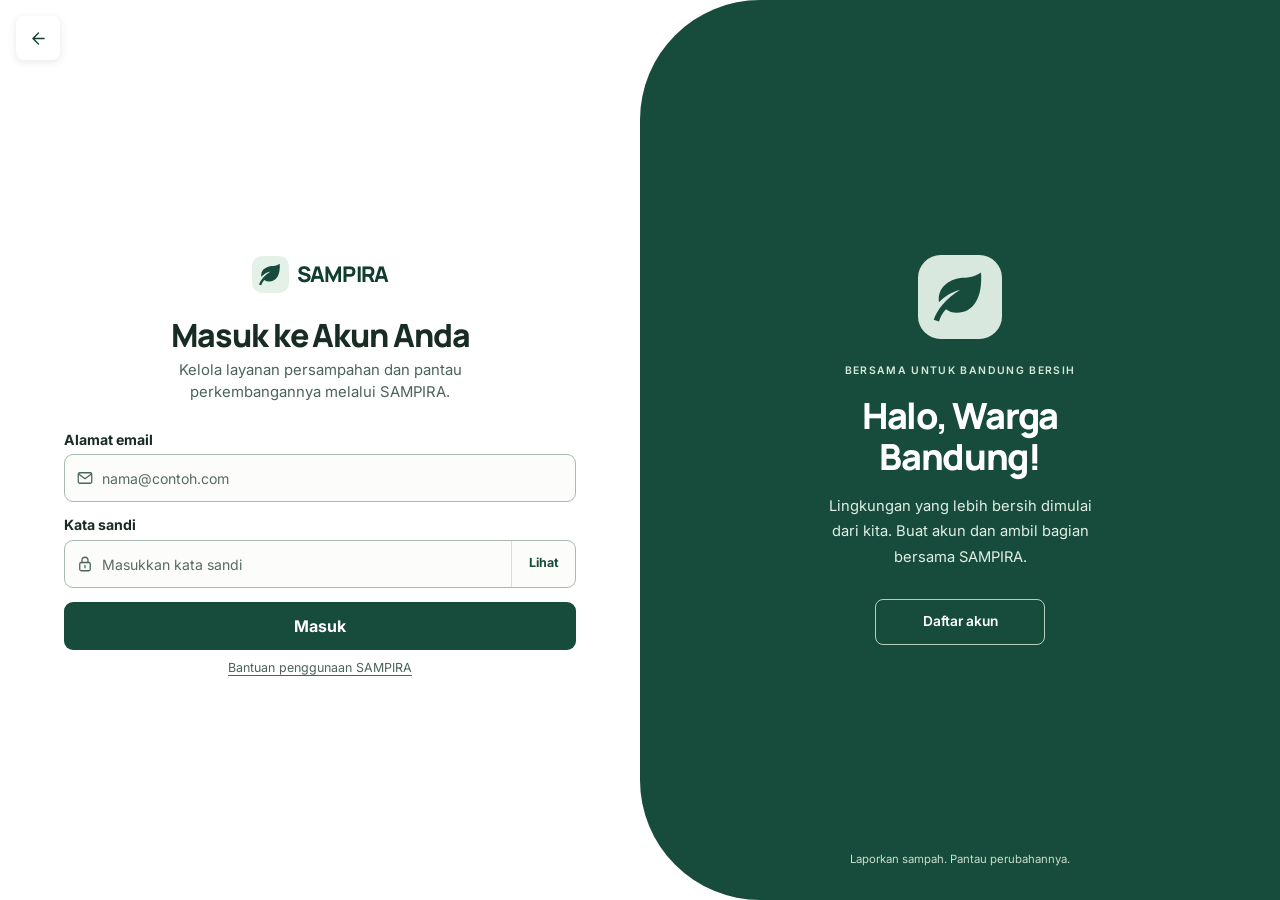
<file: app/Views/login.html>
<!doctype html>
<html lang="id">
<head>
    <meta charset="utf-8">
    <meta name="viewport" content="width=device-width, initial-scale=1">
    <meta name="theme-color" content="#f7f9f5">
    <title>Masuk | SAMPIRA</title>
    <link rel="icon" href="/assets/img/sampira-mark.svg" type="image/svg+xml">
    <link rel="preconnect" href="https://fonts.googleapis.com">
    <link rel="preconnect" href="https://fonts.gstatic.com" crossorigin>
    <link href="https://fonts.googleapis.com/css2?family=Inter:wght@400;500;600;700&family=Manrope:wght@700;800&display=swap" rel="stylesheet">
    <link rel="stylesheet" href="/assets/css/auth-flat.css?v=split-smooth-3">
    <script src="/assets/js/auth.js?v=session-welcome-1" defer></script>
</head>
<body data-auth-page="login">
    <a class="skip-link" href="#auth-form">Lewati ke formulir</a>
    <main class="auth-card" aria-labelledby="form-title">
            <a class="back-link" href="/home" aria-label="Kembali ke Beranda" title="Kembali ke Beranda"><svg viewBox="0 0 24 24" fill="none" stroke="currentColor" stroke-width="1.7" stroke-linecap="round" stroke-linejoin="round" aria-hidden="true"><path d="m12 5-7 7 7 7M5 12h14"/></svg></a>
        <aside class="auth-scene" aria-labelledby="welcome-title">
            <div class="auth-scene-content">
            <img class="auth-leaf" src="/assets/img/sampira-mark.svg" width="150" height="150" alt="">
            <div class="auth-welcome">
                <p class="auth-eyebrow">BERSAMA UNTUK BANDUNG BERSIH</p>
                <h2 id="welcome-title">Halo, Warga Bandung!</h2>
                <p>Lingkungan yang lebih bersih dimulai dari kita. Buat akun dan ambil bagian bersama SAMPIRA.</p>
                <a class="panel-link" href="/register">Daftar akun</a>
            </div>
            </div>
            <p class="auth-panel-note">Laporkan sampah. Pantau perubahannya.</p>
        </aside>
        <div class="auth-body" id="auth-form" tabindex="-1">
            <div class="auth-brand"><img src="/assets/img/sampira-mark.svg" width="37" height="37" alt=""> SAMPIRA</div>
            <div class="form-heading">
                <h1 id="form-title">Masuk ke Akun Anda</h1>
                <p>Kelola layanan persampahan dan pantau perkembangannya melalui SAMPIRA.</p>
            </div>
            <noscript><p class="auth-notice">Aktifkan JavaScript untuk masuk.</p></noscript>
            <output class="sr-only" id="auth-progress"></output>
            <form id="login-form" method="post">
                <div class="form-field">
                    <label for="login-email">Alamat email</label>
                    <div class="field-control">
                        <svg viewBox="0 0 24 24" fill="none" stroke="currentColor" stroke-width="1.7" stroke-linecap="round" stroke-linejoin="round" aria-hidden="true"><rect x="3" y="5" width="18" height="14" rx="2"/><path d="m4 7 8 6 8-6"/></svg>
                        <input type="email" id="login-email" name="email" autocomplete="username" placeholder="nama@contoh.com" aria-describedby="login-email-error" required>
                    </div>
                    <p class="field-error" id="login-email-error" aria-live="polite"></p>
                </div>
                <div class="form-field">
                    <label for="login-password">Kata sandi</label>
                    <div class="field-control">
                        <svg viewBox="0 0 24 24" fill="none" stroke="currentColor" stroke-width="1.7" stroke-linecap="round" stroke-linejoin="round" aria-hidden="true"><rect x="5" y="10" width="14" height="11" rx="2"/><path d="M8 10V7a4 4 0 1 1 8 0v3m-4 4v3"/></svg>
                        <input type="password" id="login-password" name="password" autocomplete="current-password" placeholder="Masukkan kata sandi" aria-describedby="login-password-error" required>
                        <button class="password-toggle" type="button" aria-controls="login-password" aria-label="Lihat kata sandi" aria-pressed="false">Lihat</button>
                    </div>
                    <p class="field-error" id="login-password-error" aria-live="polite"></p>
                </div>
                <p class="auth-notice auth-error" role="alert" tabindex="-1" hidden></p>
                <button class="submit-button" type="submit"><span>Masuk</span></button>
            </form>
            <a class="auth-help" href="/home#faq">Bantuan penggunaan SAMPIRA</a>
        </div>
    </main>
</body>
</html>
</file>
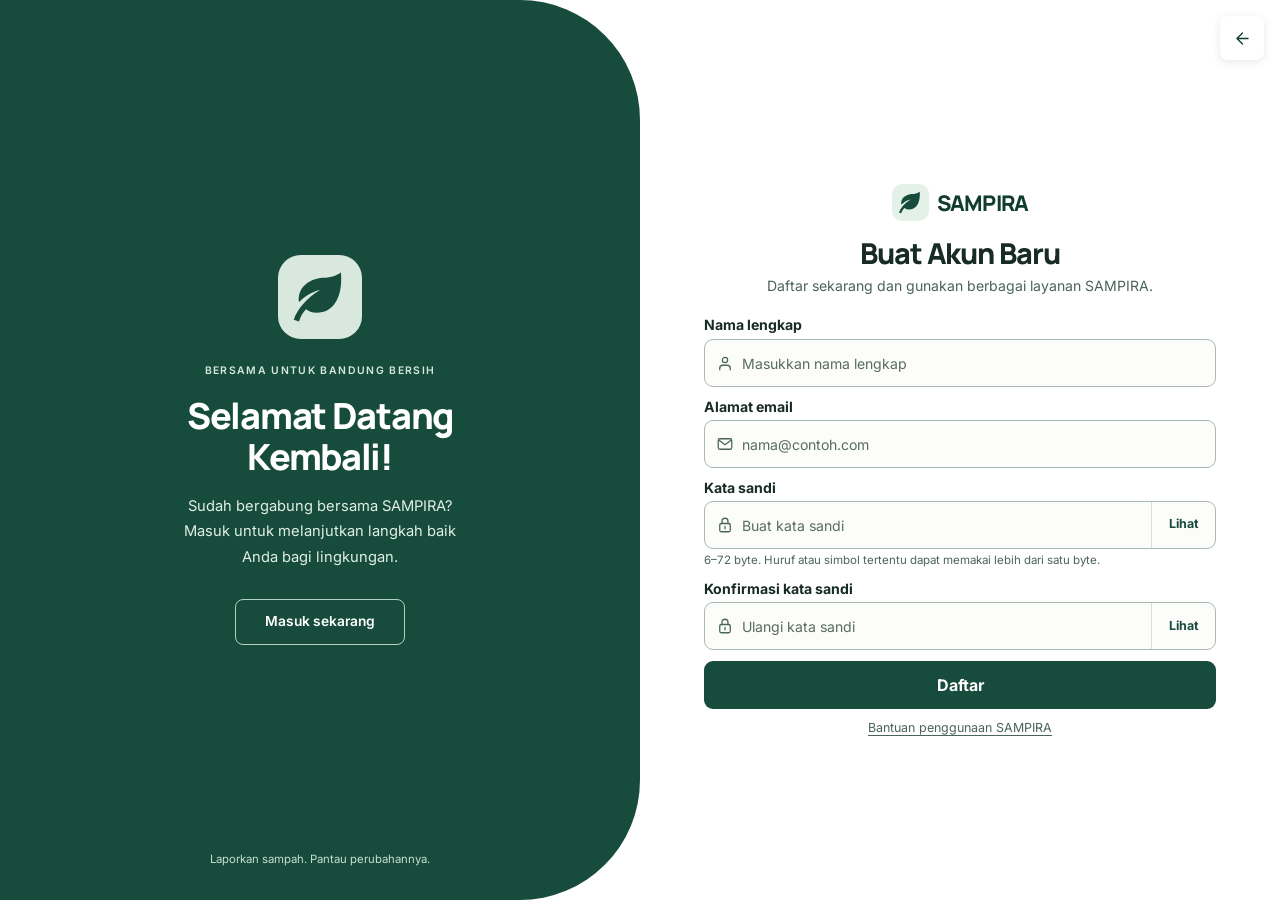
<file: app/Views/register.html>
<!doctype html>
<html lang="id">
<head>
    <meta charset="utf-8">
    <meta name="viewport" content="width=device-width, initial-scale=1">
    <meta name="theme-color" content="#f7f9f5">
    <title>Daftar | SAMPIRA</title>
    <link rel="icon" href="/assets/img/sampira-mark.svg" type="image/svg+xml">
    <link rel="preconnect" href="https://fonts.googleapis.com">
    <link rel="preconnect" href="https://fonts.gstatic.com" crossorigin>
    <link href="https://fonts.googleapis.com/css2?family=Inter:wght@400;500;600;700&family=Manrope:wght@700;800&display=swap" rel="stylesheet">
    <link rel="stylesheet" href="/assets/css/auth-flat.css?v=split-register-fit-4">
    <script src="/assets/js/auth.js?v=session-welcome-1" defer></script>
</head>
<body data-auth-page="register">
    <a class="skip-link" href="#auth-form">Lewati ke formulir</a>
    <main class="auth-card" aria-labelledby="form-title">
            <a class="back-link" href="/home" aria-label="Kembali ke Beranda" title="Kembali ke Beranda"><svg viewBox="0 0 24 24" fill="none" stroke="currentColor" stroke-width="1.7" stroke-linecap="round" stroke-linejoin="round" aria-hidden="true"><path d="m12 5-7 7 7 7M5 12h14"/></svg></a>
        <aside class="auth-scene" aria-labelledby="welcome-title">
            <div class="auth-scene-content">
            <img class="auth-leaf" src="/assets/img/sampira-mark.svg" width="150" height="150" alt="">
            <div class="auth-welcome">
                <p class="auth-eyebrow">BERSAMA UNTUK BANDUNG BERSIH</p>
                <h2 id="welcome-title">Selamat Datang Kembali!</h2>
                <p>Sudah bergabung bersama SAMPIRA? Masuk untuk melanjutkan langkah baik Anda bagi lingkungan.</p>
                <a class="panel-link" href="/login">Masuk sekarang</a>
            </div>
            </div>
            <p class="auth-panel-note">Laporkan sampah. Pantau perubahannya.</p>
        </aside>
        <div class="auth-body" id="auth-form" tabindex="-1">
            <div class="auth-brand"><img src="/assets/img/sampira-mark.svg" width="37" height="37" alt=""> SAMPIRA</div>
            <div class="form-heading">
                <h1 id="form-title">Buat Akun Baru</h1>
                <p>Daftar sekarang dan gunakan berbagai layanan SAMPIRA.</p>
            </div>
            <noscript><p class="auth-notice">Aktifkan JavaScript untuk mendaftar.</p></noscript>
            <output class="sr-only" id="auth-progress"></output>
            <form id="register-form" method="post">
                <div class="form-field">
                    <label for="register-name">Nama lengkap</label>
                    <div class="field-control">
                        <svg viewBox="0 0 24 24" fill="none" stroke="currentColor" stroke-width="1.7" stroke-linecap="round" stroke-linejoin="round" aria-hidden="true"><circle cx="12" cy="8" r="3.5"/><path d="M5 21v-2a4 4 0 0 1 4-4h6a4 4 0 0 1 4 4v2"/></svg>
                        <input type="text" id="register-name" name="name" autocomplete="name" maxlength="100" placeholder="Masukkan nama lengkap" aria-describedby="register-name-error" required>
                    </div>
                    <p class="field-error" id="register-name-error" aria-live="polite"></p>
                </div>
                <div class="form-field">
                    <label for="register-email">Alamat email</label>
                    <div class="field-control">
                        <svg viewBox="0 0 24 24" fill="none" stroke="currentColor" stroke-width="1.7" stroke-linecap="round" stroke-linejoin="round" aria-hidden="true"><rect x="3" y="5" width="18" height="14" rx="2"/><path d="m4 7 8 6 8-6"/></svg>
                        <input type="email" id="register-email" name="email" autocomplete="email" maxlength="100" placeholder="nama@contoh.com" aria-describedby="register-email-error" required>
                    </div>
                    <p class="field-error" id="register-email-error" aria-live="polite"></p>
                </div>
                <div class="form-field">
                    <label for="register-password">Kata sandi</label>
                    <div class="field-control">
                        <svg viewBox="0 0 24 24" fill="none" stroke="currentColor" stroke-width="1.7" stroke-linecap="round" stroke-linejoin="round" aria-hidden="true"><rect x="5" y="10" width="14" height="11" rx="2"/><path d="M8 10V7a4 4 0 1 1 8 0v3m-4 4v3"/></svg>
                        <input type="password" id="register-password" name="password" autocomplete="new-password" placeholder="Buat kata sandi" aria-describedby="password-hint register-password-error" required>
                        <button class="password-toggle" type="button" aria-controls="register-password" aria-label="Lihat kata sandi" aria-pressed="false">Lihat</button>
                    </div>
                    <p class="field-hint" id="password-hint">6–72 byte. Huruf atau simbol tertentu dapat memakai lebih dari satu byte.</p>
                    <p class="field-error" id="register-password-error" aria-live="polite"></p>
                </div>
                <div class="form-field">
                    <label for="register-confirm-password">Konfirmasi kata sandi</label>
                    <div class="field-control">
                        <svg viewBox="0 0 24 24" fill="none" stroke="currentColor" stroke-width="1.7" stroke-linecap="round" stroke-linejoin="round" aria-hidden="true"><rect x="5" y="10" width="14" height="11" rx="2"/><path d="M8 10V7a4 4 0 1 1 8 0v3m-4 4v3"/></svg>
                        <input type="password" id="register-confirm-password" autocomplete="new-password" placeholder="Ulangi kata sandi" aria-describedby="register-confirm-password-error" required>
                        <button class="password-toggle" type="button" aria-controls="register-confirm-password" aria-label="Lihat konfirmasi kata sandi" aria-pressed="false">Lihat</button>
                    </div>
                    <p class="field-error" id="register-confirm-password-error" aria-live="polite"></p>
                </div>
                <p class="auth-notice auth-error" role="alert" tabindex="-1" hidden></p>
                <button class="submit-button" type="submit"><span>Daftar</span></button>
            </form>
            <section id="register-success" class="auth-success" tabindex="-1" aria-labelledby="register-success-title" hidden>
                <svg viewBox="0 0 24 24" fill="none" stroke="currentColor" stroke-width="1.7" stroke-linecap="round" stroke-linejoin="round" aria-hidden="true"><circle cx="12" cy="12" r="9"/><path d="m8 12 3 3 5-6"/></svg>
                <h2 id="register-success-title">Pendaftaran berhasil</h2>
                <p>Akun Anda sudah dibuat. Silakan masuk untuk menggunakan layanan SAMPIRA.</p>
                <a class="submit-button" href="/login">Masuk sekarang</a>
            </section>
            <a class="auth-help" href="/home#faq">Bantuan penggunaan SAMPIRA</a>
        </div>
    </main>
</body>
</html>
</file>
<file: assets/css/auth-flat.css>
/* Shared only by /login and /register. */
:root {
    color-scheme: light;
    --auth-primary: #174c3c;
    --auth-dark: #103d2f;
    --auth-ink: #182c23;
    --auth-muted: #4b6459;
    --auth-paper: #f7f9f5;
    --auth-surface: #fff;
    --auth-line: #d4e1d8;
    --auth-soft: #eaf3eb;
    --auth-error: #8e2e28;
    --auth-focus: #963d10;
    --auth-body: Inter, system-ui, sans-serif;
    --auth-display: Manrope, Inter, system-ui, sans-serif;
}
*, *::before, *::after { box-sizing: border-box; }
[hidden] { display: none; }
body {
    margin: 0;
    isolation: isolate;
    min-block-size: 100svh;
    padding:0;
    color: var(--auth-ink);
    background: var(--auth-paper);
    font: 1rem/1.5 var(--auth-body);
}
p, h1, h2 { margin: 0; }
button, input { font: inherit; }
a { color: var(--auth-primary); }
:focus-visible { outline: 3px solid var(--auth-focus); outline-offset: 3px; }
.sr-only, .skip-link:not(:focus) { position: absolute; width: 1px; height: 1px; overflow: hidden; clip-path: inset(50%); white-space: nowrap; }
.skip-link:focus { position: fixed; z-index: 3; inset: 9px auto auto 9px; background: white; padding: 10px 14px; border-radius: 8px; }
.auth-card:where(:not([hidden])) {
    position:relative;
    display:grid;
    grid-template-columns:minmax(0,1fr) minmax(0,1fr);
    width:100%;
    min-height:100svh;
    margin:auto;
    overflow:hidden;
    border:0;
    border-radius:0;
    background:var(--auth-surface);
    box-shadow:none;
}
.auth-scene:where(:not([hidden])) {
    position:relative;
    grid-column:2;
    grid-row:1;
    display:flex;
    flex-direction:column;
    align-items:center;
    justify-content:center;
    gap:24px;
    padding:64px 42px;
    border-radius:120px 0 0 120px;
    color:white;
    text-align:center; isolation:isolate; background:transparent;
}
.auth-leaf { width:84px; height:84px; opacity:.95; }
.auth-welcome { position:relative; }
.auth-eyebrow { margin-bottom:16px; color:#d6e8dc; font-size:.65rem; font-weight:600; letter-spacing:.13em; }
.auth-welcome h2 { max-width:12ch; margin:0 auto 16px; font:800 clamp(1.7rem,3vw,2.25rem)/1.15 var(--auth-display); letter-spacing:-.035em; }
.auth-welcome > p:not(.auth-eyebrow) { max-width:32ch; margin:auto; color:#e1eee6; font-size:.92rem; line-height:1.75; }
.panel-link:where(:not([hidden])) { display:inline-flex; align-items:center; justify-content:center; gap:12px; min-width:170px; min-height:46px; margin-top:28px; padding:10px 24px; border:1px solid #b4d0bf; border-radius:8px; color:white; font-size:.86rem; font-weight:600; text-decoration:none; }
@media (prefers-reduced-motion: no-preference) {
.panel-link:where(:not([hidden])) { transition:background 170ms ease; }

}
.panel-link svg { width:18px; height:18px; }
.panel-link:hover { background:#ffffff15; }
.auth-scene :focus-visible { outline-color:#e5f1d9; }
.auth-panel-note { position:absolute; bottom:32px; left:24px; right:24px; color:#c7ddce; font-size:.71rem; }
[data-auth-page=register] .auth-scene { grid-column:1; border-radius:0 120px 120px 0; }
[data-auth-page=register] .auth-body { grid-column:2; view-transition-name:auth-register-form; }
.back-link:where(:not([hidden])) {
    position: absolute;
    inset: 16px auto auto 16px;
    z-index:1;
    display: grid;
    place-items: center;
    width: 44px;
    height: 44px;
    background: var(--auth-surface);
    color: var(--auth-dark);
    border-radius: 8px;
    text-decoration: none;
    box-shadow: 0 2px 8px rgb(19 61 44 / 11%);
}
.back-link svg, .submit-button svg { width: 19px; height: 19px; flex: none; }
.back-link:hover { background: var(--auth-soft); }
.auth-body { grid-column:1; grid-row:1; align-self:center; min-width:0; padding:70px clamp(24px,4vw,58px) 42px; }
.auth-brand:where(:not([hidden])) { display: flex; align-items: center; justify-content: center; gap: 8px; color: var(--auth-dark); font: 800 1.35rem/1 var(--auth-display); letter-spacing: -.035em; }
.auth-brand img:where(:not([hidden])) { display: block; }
.form-heading { margin: 24px auto 26px; text-align: center; }
.form-heading h1 { font: 800 clamp(1.6rem, 3vw, 2rem)/1.13 var(--auth-display); letter-spacing: -.035em; }
.form-heading p { max-width: 43ch; margin: 6px auto 0; color: var(--auth-muted); font-size: .93rem; }
form:where(:not([hidden])) { display: grid; gap: 12px; }
.form-field:where(:not([hidden])) { display: grid; gap: 4px; }
.form-field label { font-size: .88rem; font-weight: 700; }
.field-control:where(:not([hidden])) {
    position: relative;
    display: flex;
    align-items: stretch;
    min-width: 0;
    border: 1px solid #a8b9af;
    border-radius: 9px;
    background: #fcfdfb;
}
@media (prefers-reduced-motion: no-preference) {
.field-control:where(:not([hidden])) {
    transition: border-color .15s ease, box-shadow .15s ease;
}

}
.field-control:focus-within { border-color: var(--auth-primary); box-shadow: 0 0 0 2px var(--auth-soft); }
.field-control > svg { position: absolute; inset: 14px auto auto 11px; width: 18px; height: 18px; pointer-events: none; color: var(--auth-muted); }
.field-control input { min-width: 0; width: 100%; min-height: 46px; padding: 8px 9px 8px 37px; border: 0; border-radius: 8px; background: transparent; color: var(--auth-ink); font-size: 1rem; }
.field-control input::placeholder { color: #586c61; opacity: 1; font-size: .88rem; }
.field-control input:focus-visible { outline-offset: -2px; }
.field-control:has([aria-invalid="true"]) { border-color: var(--auth-error); }
.password-toggle { flex: 0 0 auto; min-width: 64px; min-height: 44px; padding: 4px 8px; border: 0; border-inline-start: 1px solid var(--auth-line); border-radius: 0 8px 8px 0; background: transparent; color: var(--auth-primary); cursor: pointer; font-size: .78rem; font-weight: 700; }
.password-toggle:hover, .password-toggle[aria-pressed="true"] { background: var(--auth-soft); }
.field-hint, .field-error { font-size: .77rem; color: var(--auth-muted); }
.field-error:not(:empty) { color: var(--auth-error); }
.field-error:empty { display: none; }
.auth-notice { padding: 10px 12px; border: 1px solid #e3b8b2; border-radius: 8px; background: #fff3f1; color: var(--auth-error); font-size: .87rem; }
.submit-button:where(:not([hidden])) {
    display: flex;
    align-items: center;
    justify-content: center;
    gap: 9px;
    width: 100%;
    min-height: 48px;
    margin-top: 2px;
    padding: 9px 14px;
    border: 1px solid transparent;
    border-radius: 9px;
    background: var(--auth-primary);
    color: white;
    font-weight: 700;
    text-align: center;
    text-decoration: none;
    cursor: pointer;
}
@media (prefers-reduced-motion: no-preference) {
.submit-button:where(:not([hidden])) {
    transition: background .15s ease;
}

}
.submit-button:hover { background: var(--auth-dark); }
.submit-button:disabled { background: #42675a; cursor: wait; }
.switch-account { margin-top: 18px; color: var(--auth-muted); text-align: center; font-size: .88rem; }
.switch-account a { font-weight: 700; text-underline-offset: 3px; }
.switch-account a:hover { text-decoration-thickness: 2px; }
.auth-help:where(:not([hidden])) { display: grid; place-items: center; width: fit-content; min-height: 32px; margin: 3px auto -8px; color: var(--auth-muted); font-size: .78rem; text-underline-offset: 3px; }
.auth-success:where(:not([hidden])) { display: grid; justify-items: start; gap: 8px; padding: 15px; border: 1px solid var(--auth-line); border-radius: 10px; background: var(--auth-soft); }
.auth-success > svg { width: 25px; height: 25px; color: var(--auth-primary); }
.auth-success h2 { font: 800 1.15rem var(--auth-display); }
.auth-success p { font-size: .9rem; color: var(--auth-muted); }
@media (min-width:768px) {
    body:where(:not([hidden])) { display:grid; padding:0; }
    .auth-body { width:min(100%,640px); justify-self:center; padding:80px clamp(32px,5vw,80px) 48px; }
    [data-auth-page=register] .back-link { left:auto; right:16px; }
    [data-auth-page=register] .auth-body { padding-block:44px 24px; }
    [data-auth-page=register] .form-heading { margin:16px auto 18px; }
    [data-auth-page=register] .form-heading h1 { font-size:1.8rem; }
    [data-auth-page=register] .form-heading p { font-size:.88rem; }
    [data-auth-page=register] form { gap:9px; }
    [data-auth-page=register] .form-field { gap:3px; }
    [data-auth-page=register] .field-hint { font-size:.72rem; }

}
@media (min-width:768px) and (max-height:680px) {
    [data-auth-page=register] .auth-body { padding-block:20px 12px; }
    [data-auth-page=register] .form-heading { margin:10px auto 12px; }
    [data-auth-page=register] .form-heading h1 { font-size:1.65rem; }
    [data-auth-page=register] .auth-brand img { width:32px; height:32px; }
}
@media (max-width:767px) {
    body { padding:0; }
    .auth-card { grid-template-columns:minmax(0,1fr); min-height:100svh; border-radius:0; }
    .auth-body, [data-auth-page=register] .auth-body { grid-column:1; grid-row:1; padding:72px clamp(20px,7vw,48px) 30px; }
    .auth-scene, [data-auth-page=register] .auth-scene { grid-column:1; grid-row:2; gap:16px; padding:30px 24px; border-radius:56px 56px 0 0; }
    .auth-leaf { width:46px; height:46px; }
    .auth-eyebrow { margin-bottom:10px; font-size:.6rem; }
    .auth-welcome h2 { max-width:none; margin-bottom:10px; font-size:1.55rem; }
    .auth-panel-note { position:static; margin-top:8px; }
    .panel-link { margin-top:18px; }
    .form-heading { margin:20px auto 24px; }
}
/* Move only the background; differently sized forms must never morph. */
@view-transition { navigation:auto; }
.auth-scene::before {
    content:"";
    position:absolute;
    inset:0;
    z-index:-1;
    background:var(--auth-primary);
    border-radius:inherit;
    view-transition-name:auth-panel;
}
.auth-scene-content:where(:not([hidden])) { display:flex; flex-direction:column; align-items:center; gap:24px; }
[data-auth-page=login] .auth-scene-content { view-transition-name:auth-login-welcome; }
[data-auth-page=register] .auth-scene-content { view-transition-name:auth-register-welcome; }
[data-auth-page=login] .auth-body { view-transition-name:auth-login-form; }
::view-transition-group(auth-panel) {
    z-index:2;
}
@media (prefers-reduced-motion: no-preference) {
::view-transition-group(auth-panel) {
    animation-duration:600ms;
    animation-timing-function:cubic-bezier(.4,0,.2,1);
}

}
::view-transition-image-pair(auth-panel) { isolation:auto; }
::view-transition-old(auth-panel) { display:none; }
::view-transition-new(auth-panel) { animation:none; mix-blend-mode:normal; }
::view-transition-group(auth-login-welcome), ::view-transition-group(auth-register-welcome) { z-index:3; }
@media (prefers-reduced-motion: no-preference) {
::view-transition-old(auth-login-welcome), ::view-transition-old(auth-register-welcome) { animation:auth-fade-out 140ms ease both; }

}
@media (prefers-reduced-motion: no-preference) {
::view-transition-new(auth-login-welcome), ::view-transition-new(auth-register-welcome) { animation:auth-fade-in 240ms 300ms ease both; }

}
::view-transition-group(auth-login-form), ::view-transition-group(auth-register-form) { z-index:1; }
@media (prefers-reduced-motion: no-preference) {
::view-transition-old(root) { animation:auth-fade-out 140ms ease both; }

}
@media (prefers-reduced-motion: no-preference) {
::view-transition-new(root) { animation:auth-fade-in 240ms 300ms ease both; }

}
@media (prefers-reduced-motion: no-preference) {
::view-transition-old(auth-login-form) { animation:auth-exit-left 180ms ease both; }

}
@media (prefers-reduced-motion: no-preference) {
::view-transition-old(auth-register-form) { animation:auth-exit-right 180ms ease both; }

}
@media (prefers-reduced-motion: no-preference) {
::view-transition-new(auth-login-form) { animation:auth-enter-left 300ms 260ms cubic-bezier(.2,.7,.2,1) both; }

}
@media (prefers-reduced-motion: no-preference) {
::view-transition-new(auth-register-form) { animation:auth-enter-right 300ms 260ms cubic-bezier(.2,.7,.2,1) both; }

}
@keyframes auth-fade-out { to { opacity:0; } }
@keyframes auth-fade-in { from { opacity:0; } }
@keyframes auth-exit-left { to { opacity:0; transform:translateX(-24px); } }
@keyframes auth-exit-right { to { opacity:0; transform:translateX(24px); } }
@keyframes auth-enter-left { from { opacity:0; transform:translateX(-24px); } }
@keyframes auth-enter-right { from { opacity:0; transform:translateX(24px); } }
@media (max-width:767px) {
    .auth-scene::before { view-transition-name:none; }
@media (prefers-reduced-motion: no-preference) {
    ::view-transition-new(root) { animation:auth-fade-in 200ms 120ms ease both; }

}
@media (prefers-reduced-motion: no-preference) {
    ::view-transition-new(auth-login-form), ::view-transition-new(auth-register-form) { animation:auth-fade-in 200ms 120ms ease both; }

}
@media (prefers-reduced-motion: no-preference) {
    ::view-transition-old(auth-login-form), ::view-transition-old(auth-register-form) { animation:auth-fade-out 120ms ease both; }

}
}
@media (prefers-reduced-motion:reduce) {
    @view-transition { navigation:none; }
    *, *::before, *::after { transition:none; }
    ::view-transition-group(*), ::view-transition-old(*), ::view-transition-new(*) { animation:none; }
}
</file>
